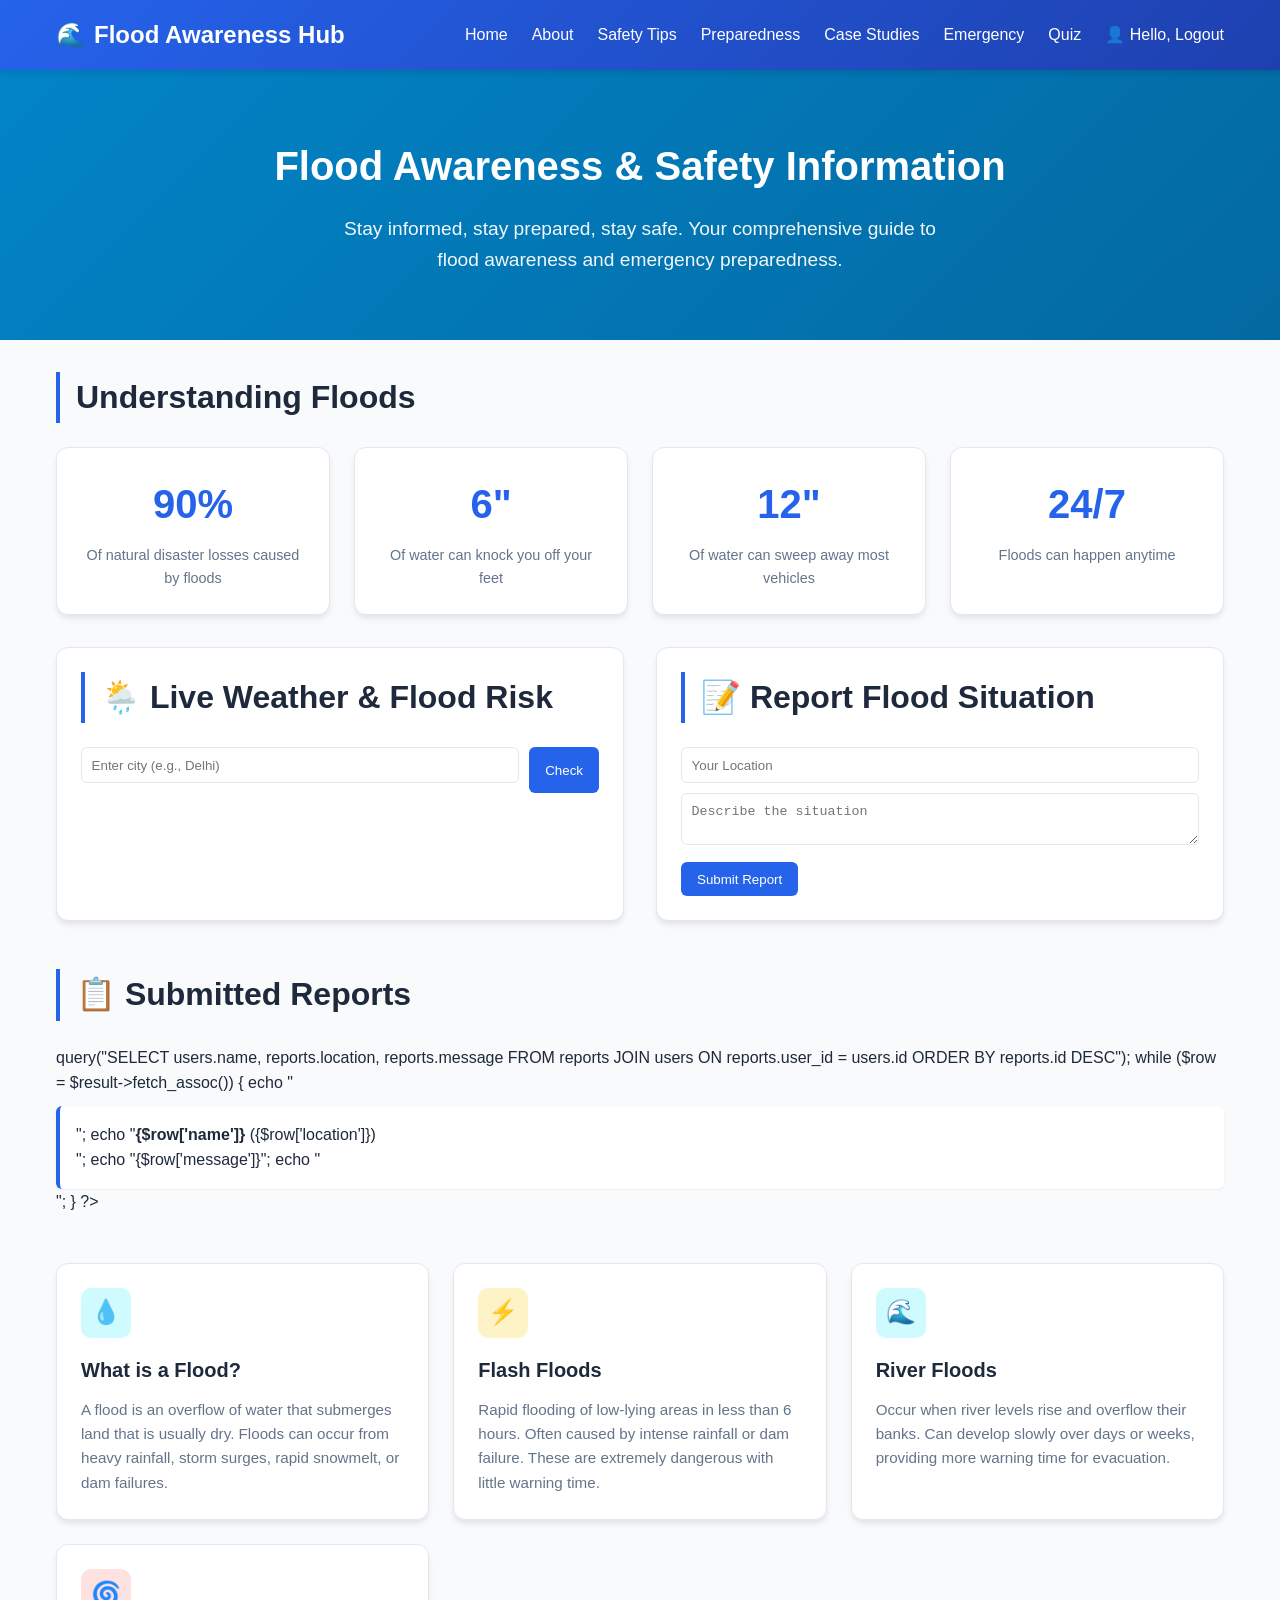
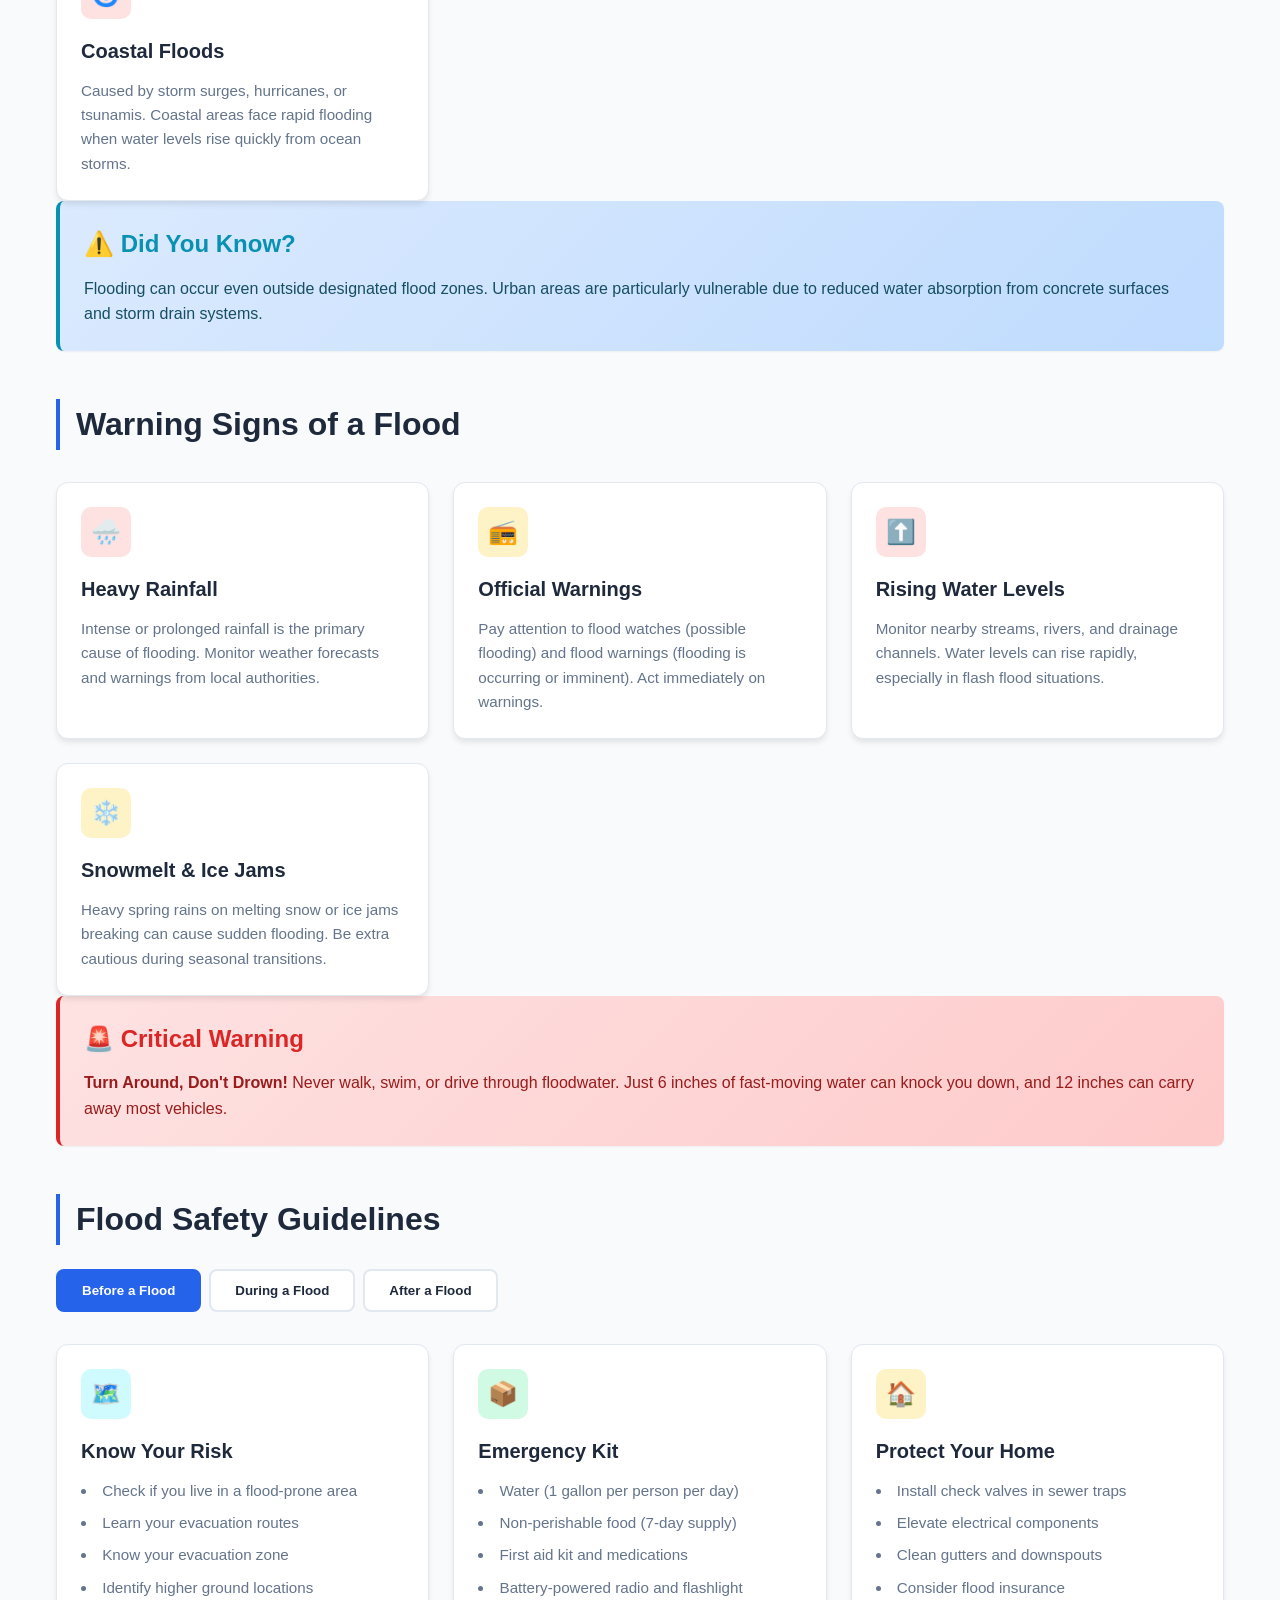
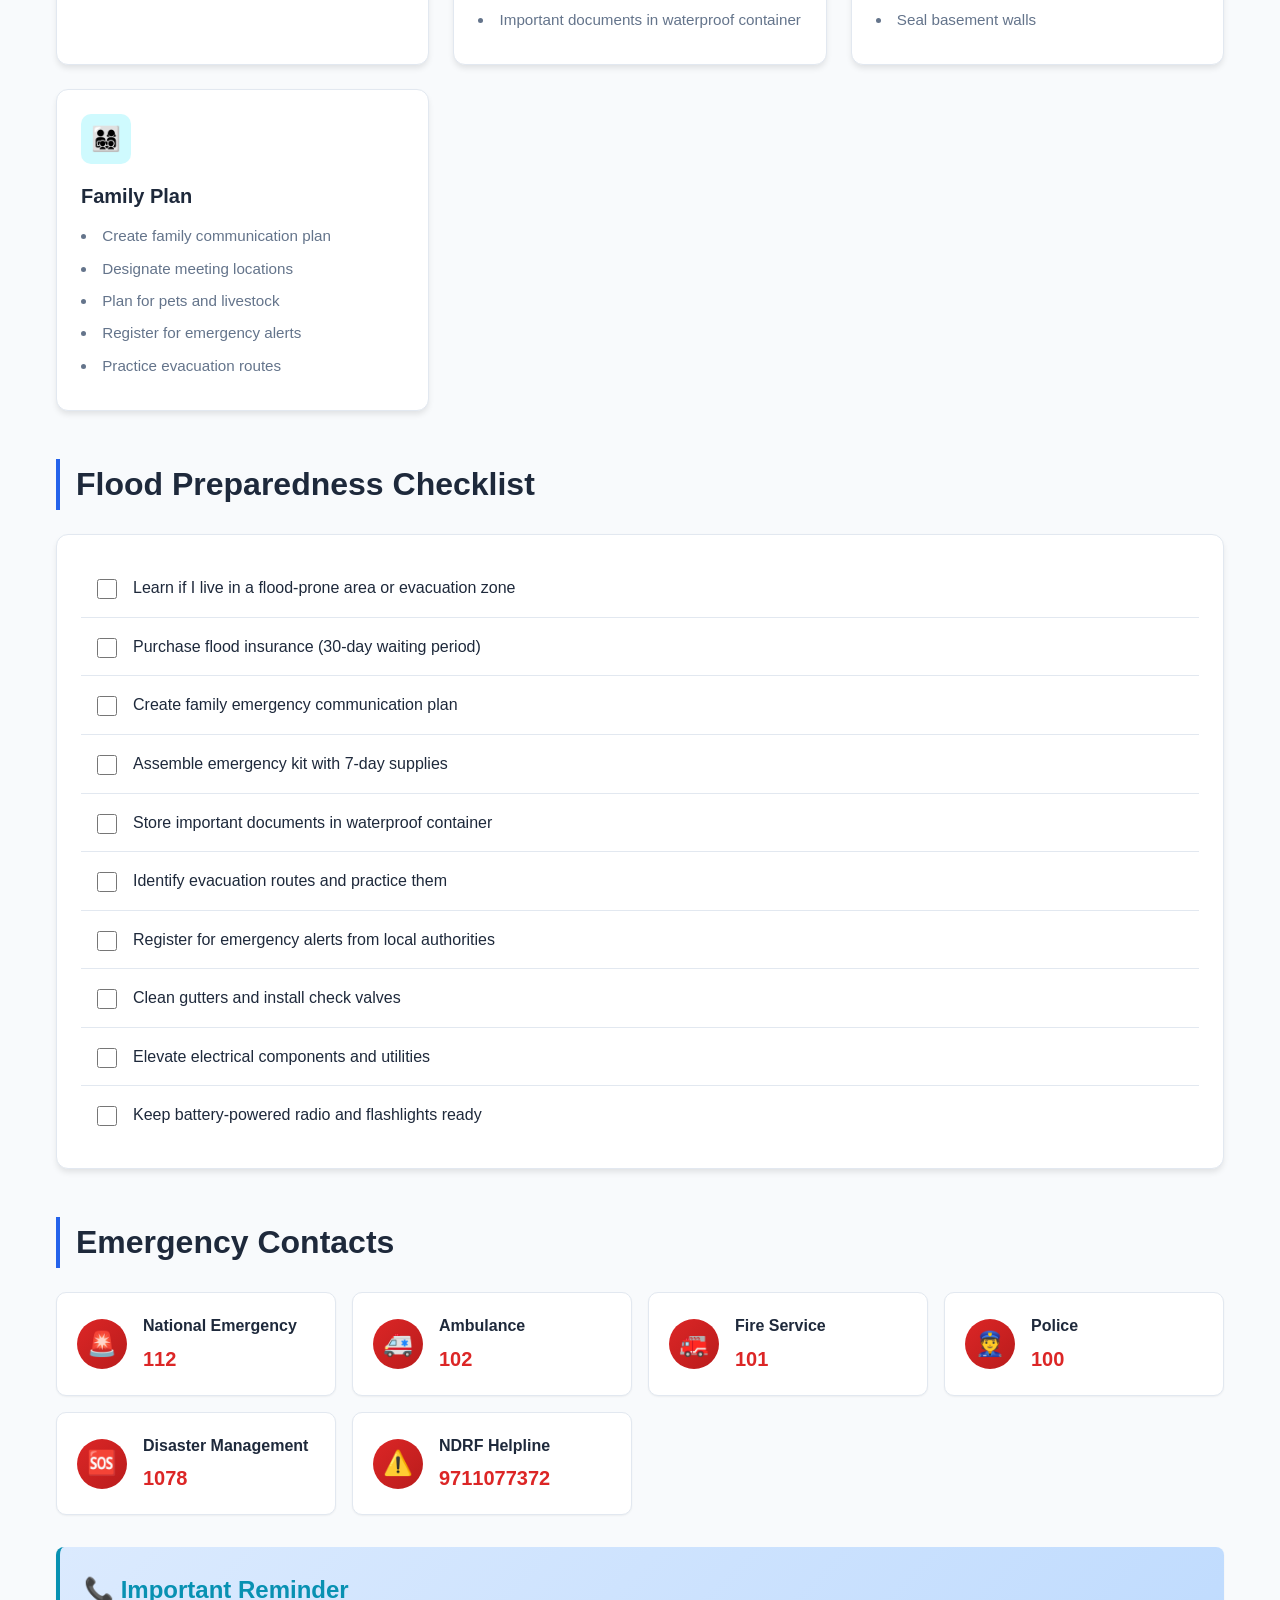
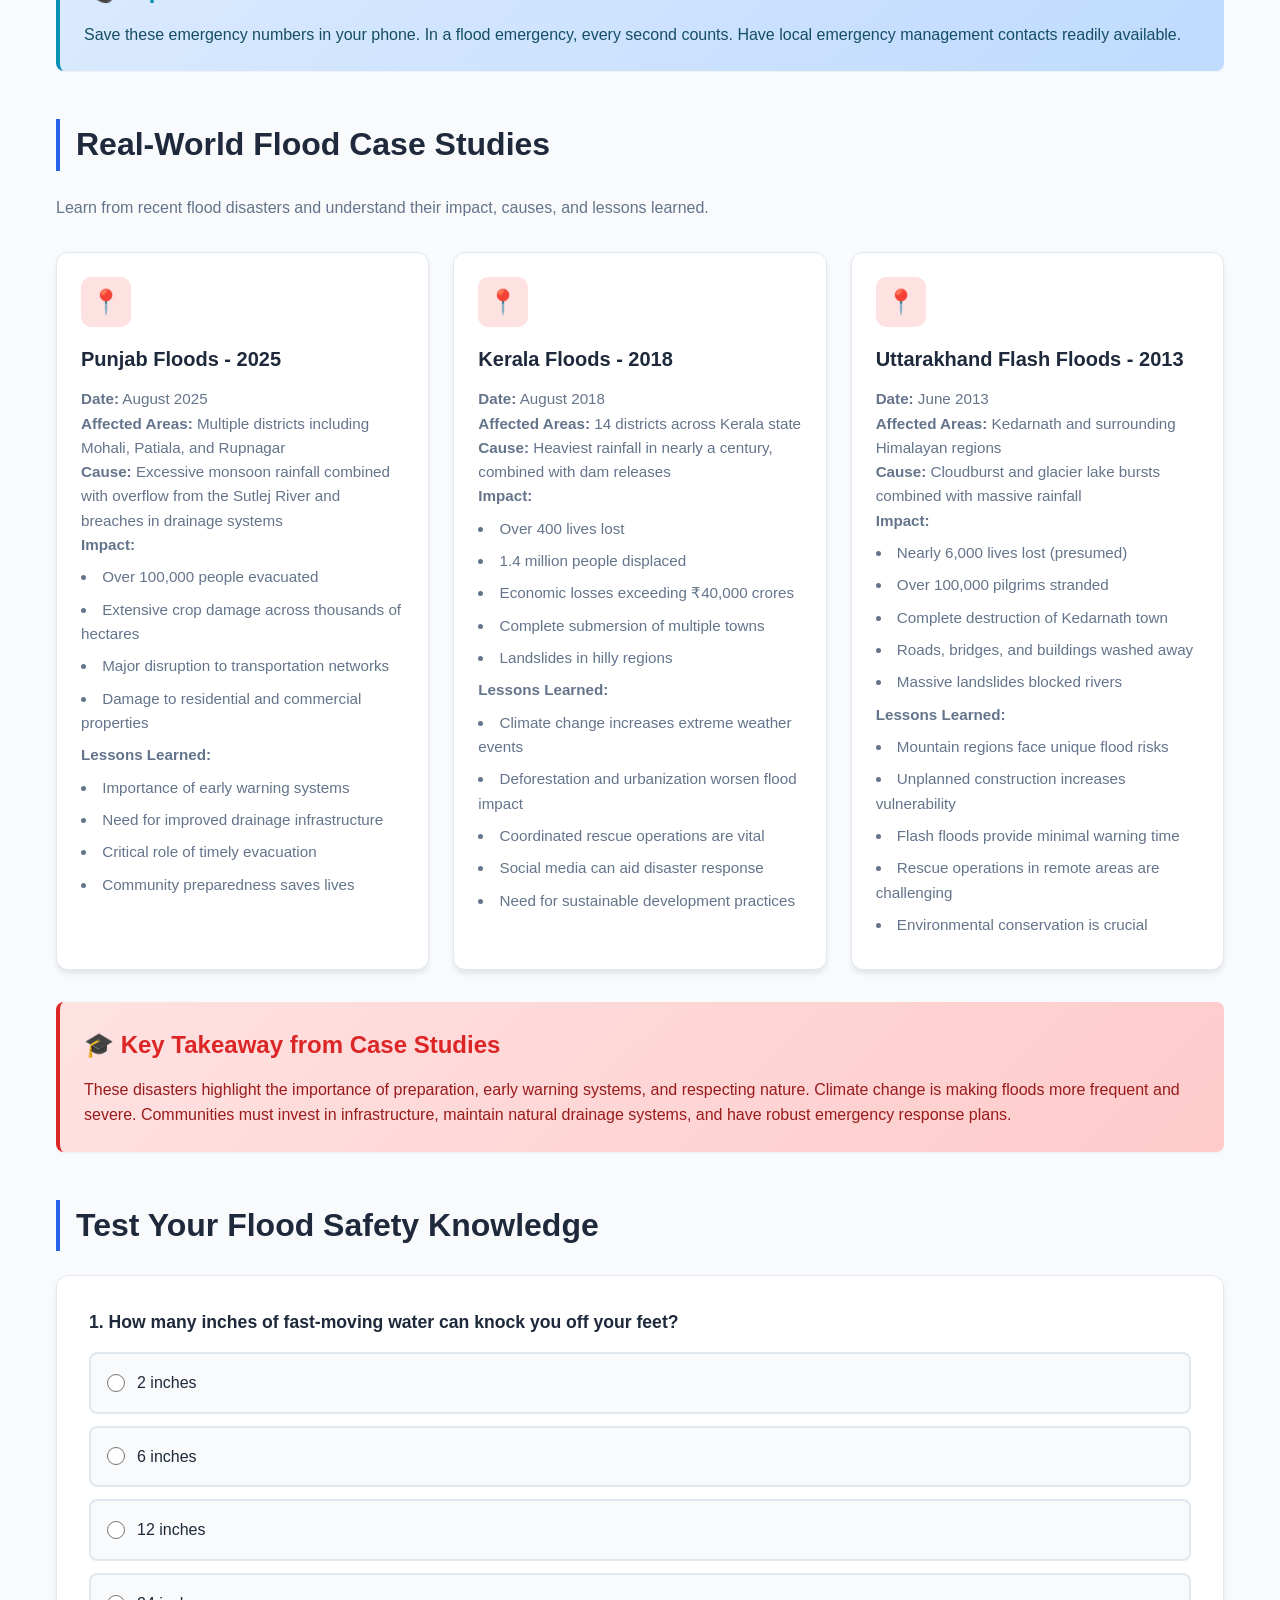
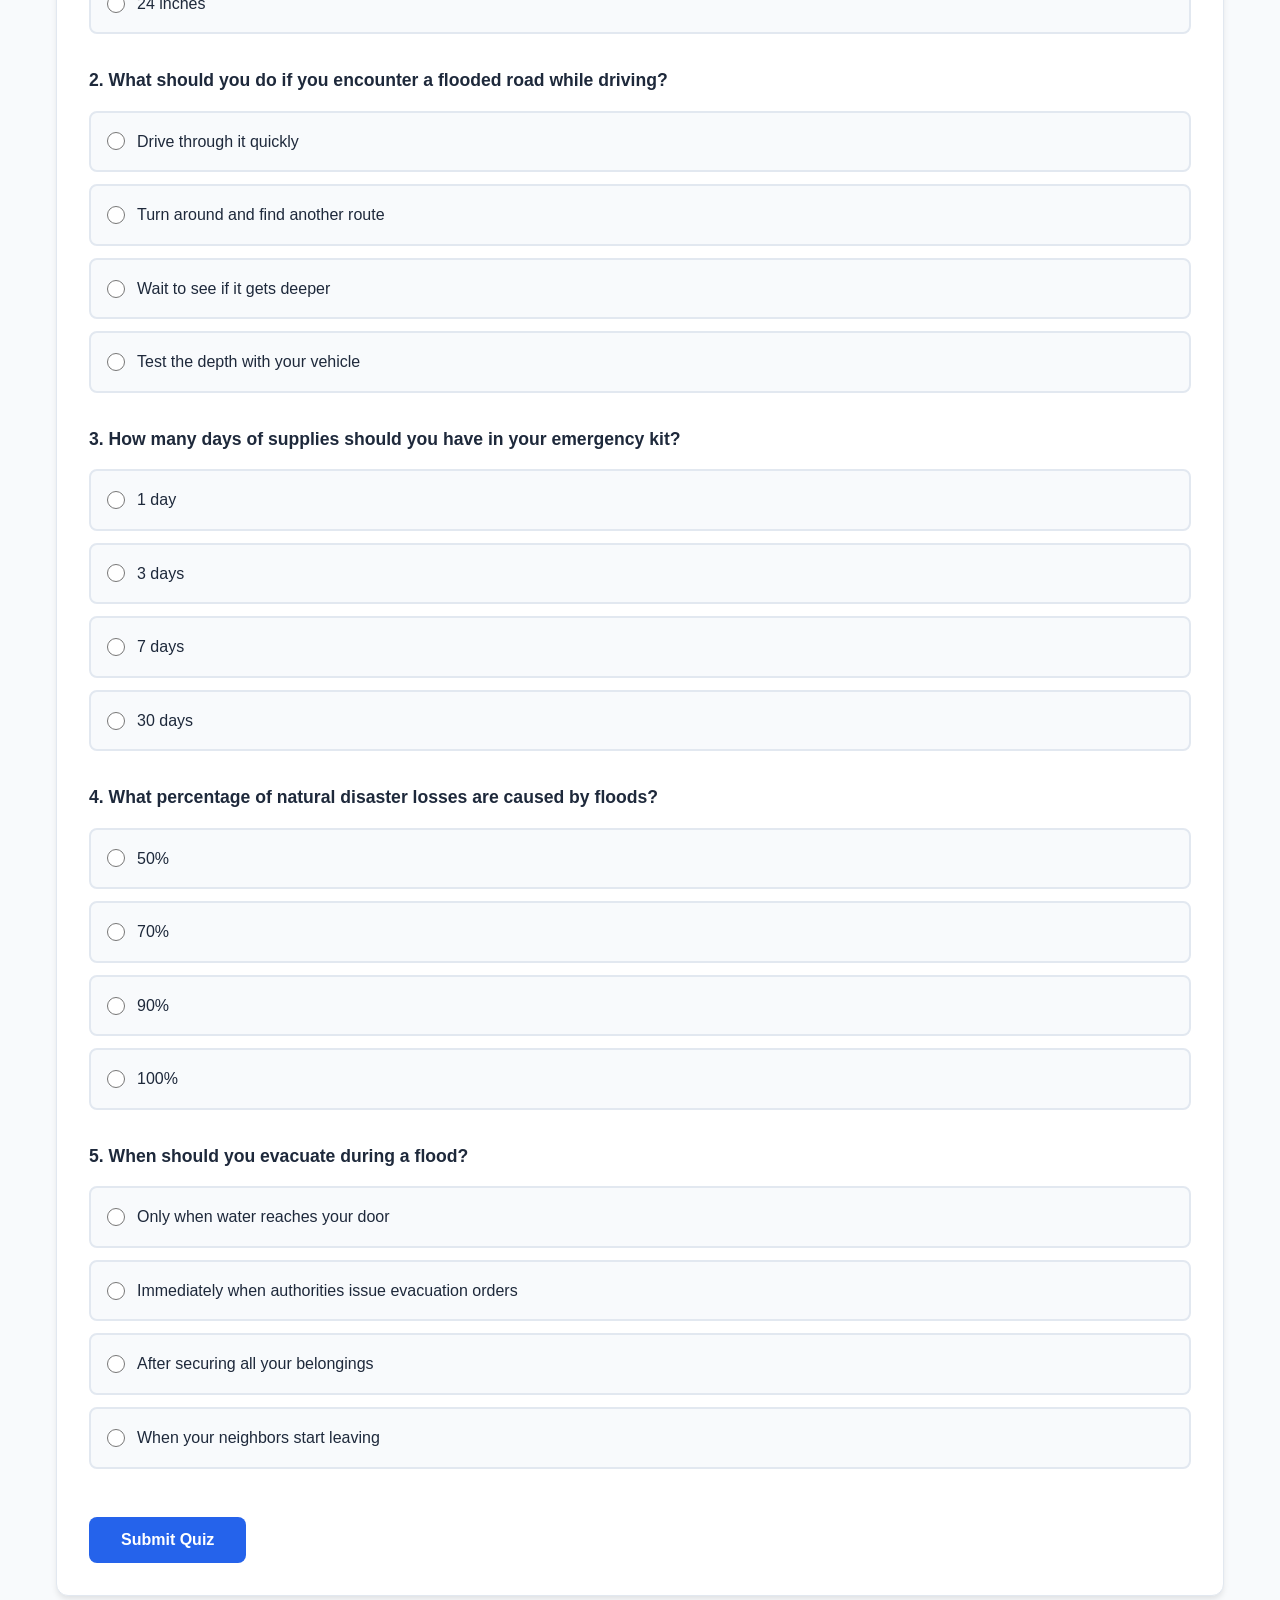
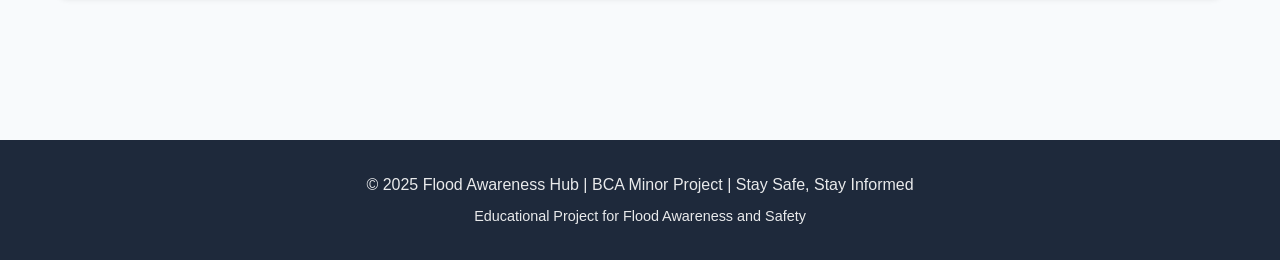
<file: index.html>
<!DOCTYPE html>
<html lang="en">
<head>
    <meta charset="UTF-8">
    <meta name="viewport" content="width=device-width, initial-scale=1.0">
    <title>Flood Awareness & Information Hub</title>
    <link rel="stylesheet" href="style.css">
    
</head>
<body>
    <header>
        <nav>
            <div class="logo">
                <span>🌊</span>
                <span>Flood Awareness Hub</span>
            </div>
            <ul class="nav-links">
                <li><a href="#home">Home</a></li>
                <li><a href="#about">About</a></li>
                <li><a href="#safety">Safety Tips</a></li>
                <li><a href="#preparedness">Preparedness</a></li>
                <li><a href="#case-studies">Case Studies</a></li>
                <li><a href="#emergency">Emergency</a></li>
                <li><a href="#quiz">Quiz</a></li>
                <li id="user-info"></li>
            </ul>
        </nav>
    </header>

    <div class="hero" id="home">
        <h1>Flood Awareness &amp; Safety Information</h1>
        <p>Stay informed, stay prepared, stay safe. Your comprehensive guide to flood awareness and emergency preparedness.</p>
    </div>

    <div class="container">
        <!-- About Floods Section -->
        <section id="about">
            <h2>Understanding Floods</h2>
            
            <div class="stats-grid">
                <div class="stat-card">
                    <div class="stat-number">90%</div>
                    <div class="stat-label">Of natural disaster losses caused by floods</div>
                </div>
                <div class="stat-card">
                    <div class="stat-number">6"</div>
                    <div class="stat-label">Of water can knock you off your feet</div>
                </div>
                <div class="stat-card">
                    <div class="stat-number">12"</div>
                    <div class="stat-label">Of water can sweep away most vehicles</div>
                </div>
                <div class="stat-card">
                    <div class="stat-number">24/7</div>
                    <div class="stat-label">Floods can happen anytime</div>
                </div>
            </div>


    <section id="weather-report">
    <!-- WEATHER -->
    <div class="feature-card">
        <h2>🌦️ Live Weather & Flood Risk</h2>

        <div class="input-group">
            <input type="text" id="city" placeholder="Enter city (e.g., Delhi)">
            <button onclick="getWeather()">Check</button>
        </div>

        <div id="weather-result"></div>
    </div>

    <!-- REPORT -->
    <div class="feature-card">
        <h2>📝 Report Flood Situation</h2>

        <!-- <input type="text" id="name" placeholder="Your Name"> -->
        <input type="text" id="location" placeholder="Your Location">
        <textarea id="message" placeholder="Describe the situation"></textarea>

        <button onclick="submitReport()">Submit Report</button>
    </div>

</section>

<!-- REPORTS -->
<section>
    <h2>📋 Submitted Reports</h2>
    <div id="reports"></div>
</section>

            <div class="cards-grid">
                <div class="card">
                    <div class="card-icon info">💧</div>
                    <h3>What is a Flood?</h3>
                    <p>A flood is an overflow of water that submerges land that is usually dry. Floods can occur from heavy rainfall, storm surges, rapid snowmelt, or dam failures.</p>
                </div>
                <div class="card">
                    <div class="card-icon warning">⚡</div>
                    <h3>Flash Floods</h3>
                    <p>Rapid flooding of low-lying areas in less than 6 hours. Often caused by intense rainfall or dam failure. These are extremely dangerous with little warning time.</p>
                </div>
                <div class="card">
                    <div class="card-icon info">🌊</div>
                    <h3>River Floods</h3>
                    <p>Occur when river levels rise and overflow their banks. Can develop slowly over days or weeks, providing more warning time for evacuation.</p>
                </div>
                <div class="card">
                    <div class="card-icon danger">🌀</div>
                    <h3>Coastal Floods</h3>
                    <p>Caused by storm surges, hurricanes, or tsunamis. Coastal areas face rapid flooding when water levels rise quickly from ocean storms.</p>
                </div>
            </div>

            <div class="info-box">
                <h3>⚠️ Did You Know?</h3>
                <p>Flooding can occur even outside designated flood zones. Urban areas are particularly vulnerable due to reduced water absorption from concrete surfaces and storm drain systems.</p>
            </div>
        </section>

        <!-- Warning Signs Section -->
        <section>
            <h2>Warning Signs of a Flood</h2>
            <div class="cards-grid">
                <div class="card">
                    <div class="card-icon danger">🌧️</div>
                    <h3>Heavy Rainfall</h3>
                    <p>Intense or prolonged rainfall is the primary cause of flooding. Monitor weather forecasts and warnings from local authorities.</p>
                </div>
                <div class="card">
                    <div class="card-icon warning">📻</div>
                    <h3>Official Warnings</h3>
                    <p>Pay attention to flood watches (possible flooding) and flood warnings (flooding is occurring or imminent). Act immediately on warnings.</p>
                </div>
                <div class="card">
                    <div class="card-icon danger">⬆️</div>
                    <h3>Rising Water Levels</h3>
                    <p>Monitor nearby streams, rivers, and drainage channels. Water levels can rise rapidly, especially in flash flood situations.</p>
                </div>
                <div class="card">
                    <div class="card-icon warning">❄️</div>
                    <h3>Snowmelt &amp; Ice Jams</h3>
                    <p>Heavy spring rains on melting snow or ice jams breaking can cause sudden flooding. Be extra cautious during seasonal transitions.</p>
                </div>
            </div>

            <div class="alert-box">
                <h3>🚨 Critical Warning</h3>
                <p><strong>Turn Around, Don't Drown!</strong> Never walk, swim, or drive through floodwater. Just 6 inches of fast-moving water can knock you down, and 12 inches can carry away most vehicles.</p>
            </div>
        </section>

        <!-- Safety Tips Section -->
        <section id="safety">
            <h2>Flood Safety Guidelines</h2>
            
            <div class="tabs">
                <button class="tab-btn active" onclick="showTab('before')">Before a Flood</button>
                <button class="tab-btn" onclick="showTab('during')">During a Flood</button>
                <button class="tab-btn" onclick="showTab('after')">After a Flood</button>
            </div>

            <div id="before-tab" class="tab-content active">
                <div class="cards-grid">
                    <div class="card">
                        <div class="card-icon info">🗺️</div>
                        <h3>Know Your Risk</h3>
                        <ul>
                            <li>Check if you live in a flood-prone area</li>
                            <li>Learn your evacuation routes</li>
                            <li>Know your evacuation zone</li>
                            <li>Identify higher ground locations</li>
                        </ul>
                    </div>
                    <div class="card">
                        <div class="card-icon success">📦</div>
                        <h3>Emergency Kit</h3>
                        <ul>
                            <li>Water (1 gallon per person per day)</li>
                            <li>Non-perishable food (7-day supply)</li>
                            <li>First aid kit and medications</li>
                            <li>Battery-powered radio and flashlight</li>
                            <li>Important documents in waterproof container</li>
                        </ul>
                    </div>
                    <div class="card">
                        <div class="card-icon warning">🏠</div>
                        <h3>Protect Your Home</h3>
                        <ul>
                            <li>Install check valves in sewer traps</li>
                            <li>Elevate electrical components</li>
                            <li>Clean gutters and downspouts</li>
                            <li>Consider flood insurance</li>
                            <li>Seal basement walls</li>
                        </ul>
                    </div>
                    <div class="card">
                        <div class="card-icon info">👨‍👩‍👧‍👦</div>
                        <h3>Family Plan</h3>
                        <ul>
                            <li>Create family communication plan</li>
                            <li>Designate meeting locations</li>
                            <li>Plan for pets and livestock</li>
                            <li>Register for emergency alerts</li>
                            <li>Practice evacuation routes</li>
                        </ul>
                    </div>
                </div>
            </div>

            <div id="during-tab" class="tab-content">
                <div class="cards-grid">
                    <div class="card">
                        <div class="card-icon danger">🏃</div>
                        <h3>Evacuate Immediately</h3>
                        <ul>
                            <li>Follow evacuation orders without delay</li>
                            <li>Move to higher ground immediately</li>
                            <li>Don't wait for official instructions if in immediate danger</li>
                            <li>Take your emergency kit</li>
                        </ul>
                    </div>
                    <div class="card">
                        <div class="card-icon danger">🚗</div>
                        <h3>Never Drive Through Water</h3>
                        <ul>
                            <li>Turn around if you encounter flooded roads</li>
                            <li>Don't drive around road barriers</li>
                            <li>If trapped in vehicle, move to roof</li>
                            <li>Abandon car if water is rising inside</li>
                        </ul>
                    </div>
                    <div class="card">
                        <div class="card-icon warning">⚡</div>
                        <h3>Electrical Safety</h3>
                        <ul>
                            <li>Turn off electricity at main breaker</li>
                            <li>Never touch electrical equipment when wet</li>
                            <li>Assume downed power lines are live</li>
                            <li>Stay away from water near electrical sources</li>
                        </ul>
                    </div>
                    <div class="card">
                        <div class="card-icon info">🏠</div>
                        <h3>If Trapped at Home</h3>
                        <ul>
                            <li>Move to highest level (not attic without exit)</li>
                            <li>Signal for help if needed</li>
                            <li>Stay informed via battery radio</li>
                            <li>Don't walk through moving water</li>
                        </ul>
                    </div>
                </div>
            </div>

            <div id="after-tab" class="tab-content">
                <div class="cards-grid">
                    <div class="card">
                        <div class="card-icon warning">⏰</div>
                        <h3>Wait for All-Clear</h3>
                        <ul>
                            <li>Only return when authorities say it's safe</li>
                            <li>Stay out of damaged buildings</li>
                            <li>Avoid floodwater and standing water</li>
                            <li>Watch for debris and hazards</li>
                        </ul>
                    </div>
                    <div class="card">
                        <div class="card-icon danger">🦠</div>
                        <h3>Health Hazards</h3>
                        <ul>
                            <li>Floodwater may be contaminated</li>
                            <li>Wash hands frequently</li>
                            <li>Disinfect everything that got wet</li>
                            <li>Watch for mold growth</li>
                            <li>Seek medical attention for any wounds</li>
                        </ul>
                    </div>
                    <div class="card">
                        <div class="card-icon info">📸</div>
                        <h3>Document Damage</h3>
                        <ul>
                            <li>Take photos/videos of all damage</li>
                            <li>Contact insurance company</li>
                            <li>Make list of damaged items</li>
                            <li>Keep receipts for expenses</li>
                        </ul>
                    </div>
                    <div class="card">
                        <div class="card-icon success">🔧</div>
                        <h3>Cleanup Safety</h3>
                        <ul>
                            <li>Wear protective clothing and gear</li>
                            <li>Pump out water gradually (3ft per day)</li>
                            <li>Air out and dry property</li>
                            <li>Discard contaminated food</li>
                            <li>Listen to water safety advisories</li>
                        </ul>
                    </div>
                </div>
            </div>
        </section>

        <!-- Preparedness Checklist -->
        <section id="preparedness">
            <h2>Flood Preparedness Checklist</h2>
            <div class="checklist">
                <div class="checklist-item">
                    <input type="checkbox" id="check1" onchange="toggleComplete(this)">
                    <label for="check1">Learn if I live in a flood-prone area or evacuation zone</label>
                </div>
                <div class="checklist-item">
                    <input type="checkbox" id="check2" onchange="toggleComplete(this)">
                    <label for="check2">Purchase flood insurance (30-day waiting period)</label>
                </div>
                <div class="checklist-item">
                    <input type="checkbox" id="check3" onchange="toggleComplete(this)">
                    <label for="check3">Create family emergency communication plan</label>
                </div>
                <div class="checklist-item">
                    <input type="checkbox" id="check4" onchange="toggleComplete(this)">
                    <label for="check4">Assemble emergency kit with 7-day supplies</label>
                </div>
                <div class="checklist-item">
                    <input type="checkbox" id="check5" onchange="toggleComplete(this)">
                    <label for="check5">Store important documents in waterproof container</label>
                </div>
                <div class="checklist-item">
                    <input type="checkbox" id="check6" onchange="toggleComplete(this)">
                    <label for="check6">Identify evacuation routes and practice them</label>
                </div>
                <div class="checklist-item">
                    <input type="checkbox" id="check7" onchange="toggleComplete(this)">
                    <label for="check7">Register for emergency alerts from local authorities</label>
                </div>
                <div class="checklist-item">
                    <input type="checkbox" id="check8" onchange="toggleComplete(this)">
                    <label for="check8">Clean gutters and install check valves</label>
                </div>
                <div class="checklist-item">
                    <input type="checkbox" id="check9" onchange="toggleComplete(this)">
                    <label for="check9">Elevate electrical components and utilities</label>
                </div>
                <div class="checklist-item">
                    <input type="checkbox" id="check10" onchange="toggleComplete(this)">
                    <label for="check10">Keep battery-powered radio and flashlights ready</label>
                </div>
            </div>
        </section>

        <!-- Emergency Contacts -->
        <section id="emergency">
            <h2>Emergency Contacts</h2>
            <div class="contacts-grid">
                <div class="contact-card">
                    <div class="contact-icon">🚨</div>
                    <div class="contact-info">
                        <h4>National Emergency</h4>
                        <p>112</p>
                    </div>
                </div>
                <div class="contact-card">
                    <div class="contact-icon">🚑</div>
                    <div class="contact-info">
                        <h4>Ambulance</h4>
                        <p>102</p>
                    </div>
                </div>
                <div class="contact-card">
                    <div class="contact-icon">🚒</div>
                    <div class="contact-info">
                        <h4>Fire Service</h4>
                        <p>101</p>
                    </div>
                </div>
                <div class="contact-card">
                    <div class="contact-icon">👮</div>
                    <div class="contact-info">
                        <h4>Police</h4>
                        <p>100</p>
                    </div>
                </div>
                <div class="contact-card">
                    <div class="contact-icon">🆘</div>
                    <div class="contact-info">
                        <h4>Disaster Management</h4>
                        <p>1078</p>
                    </div>
                </div>
                <div class="contact-card">
                    <div class="contact-icon">⚠️</div>
                    <div class="contact-info">
                        <h4>NDRF Helpline</h4>
                        <p>9711077372</p>
                    </div>
                </div>
            </div>

            <div class="info-box" style="margin-top: 2rem;">
                <h3>📞 Important Reminder</h3>
                <p>Save these emergency numbers in your phone. In a flood emergency, every second counts. Have local emergency management contacts readily available.</p>
            </div>
        </section>

        <!-- Case Studies Section -->
        <section id="case-studies">
            <h2>Real-World Flood Case Studies</h2>
            <p style="color: var(--color-text-light); margin-bottom: 2rem;">Learn from recent flood disasters and understand their impact, causes, and lessons learned.</p>
            
            <div class="cards-grid">
                <div class="card">
                    <div class="card-icon danger">📍</div>
                    <h3>Punjab Floods - 2025</h3>
                    <p><strong>Date:</strong> August 2025</p>
                    <p><strong>Affected Areas:</strong> Multiple districts including Mohali, Patiala, and Rupnagar</p>
                    <p><strong>Cause:</strong> Excessive monsoon rainfall combined with overflow from the Sutlej River and breaches in drainage systems</p>
                    <p><strong>Impact:</strong></p>
                    <ul>
                        <li>Over 100,000 people evacuated</li>
                        <li>Extensive crop damage across thousands of hectares</li>
                        <li>Major disruption to transportation networks</li>
                        <li>Damage to residential and commercial properties</li>
                    </ul>
                    <p><strong>Lessons Learned:</strong></p>
                    <ul>
                        <li>Importance of early warning systems</li>
                        <li>Need for improved drainage infrastructure</li>
                        <li>Critical role of timely evacuation</li>
                        <li>Community preparedness saves lives</li>
                    </ul>
                </div>

                <div class="card">
                    <div class="card-icon danger">📍</div>
                    <h3>Kerala Floods - 2018</h3>
                    <p><strong>Date:</strong> August 2018</p>
                    <p><strong>Affected Areas:</strong> 14 districts across Kerala state</p>
                    <p><strong>Cause:</strong> Heaviest rainfall in nearly a century, combined with dam releases</p>
                    <p><strong>Impact:</strong></p>
                    <ul>
                        <li>Over 400 lives lost</li>
                        <li>1.4 million people displaced</li>
                        <li>Economic losses exceeding ₹40,000 crores</li>
                        <li>Complete submersion of multiple towns</li>
                        <li>Landslides in hilly regions</li>
                    </ul>
                    <p><strong>Lessons Learned:</strong></p>
                    <ul>
                        <li>Climate change increases extreme weather events</li>
                        <li>Deforestation and urbanization worsen flood impact</li>
                        <li>Coordinated rescue operations are vital</li>
                        <li>Social media can aid disaster response</li>
                        <li>Need for sustainable development practices</li>
                    </ul>
                </div>

                <div class="card">
                    <div class="card-icon danger">📍</div>
                    <h3>Uttarakhand Flash Floods - 2013</h3>
                    <p><strong>Date:</strong> June 2013</p>
                    <p><strong>Affected Areas:</strong> Kedarnath and surrounding Himalayan regions</p>
                    <p><strong>Cause:</strong> Cloudburst and glacier lake bursts combined with massive rainfall</p>
                    <p><strong>Impact:</strong></p>
                    <ul>
                        <li>Nearly 6,000 lives lost (presumed)</li>
                        <li>Over 100,000 pilgrims stranded</li>
                        <li>Complete destruction of Kedarnath town</li>
                        <li>Roads, bridges, and buildings washed away</li>
                        <li>Massive landslides blocked rivers</li>
                    </ul>
                    <p><strong>Lessons Learned:</strong></p>
                    <ul>
                        <li>Mountain regions face unique flood risks</li>
                        <li>Unplanned construction increases vulnerability</li>
                        <li>Flash floods provide minimal warning time</li>
                        <li>Rescue operations in remote areas are challenging</li>
                        <li>Environmental conservation is crucial</li>
                    </ul>
                </div>
            </div>

            <div class="alert-box" style="margin-top: 2rem;">
                <h3>🎓 Key Takeaway from Case Studies</h3>
                <p>These disasters highlight the importance of preparation, early warning systems, and respecting nature. Climate change is making floods more frequent and severe. Communities must invest in infrastructure, maintain natural drainage systems, and have robust emergency response plans.</p>
            </div>
        </section>

        <!-- Quiz Section -->
        <section id="quiz">
            <h2>Test Your Flood Safety Knowledge</h2>
            <div class="quiz-container">
                <form id="flood-quiz">
                    <div class="question">
                        <h4>1. How many inches of fast-moving water can knock you off your feet?</h4>
                        <div class="options">
                            <label class="option">
                                <input type="radio" name="q1" value="a">
                                <span>2 inches</span>
                            </label>
                            <label class="option">
                                <input type="radio" name="q1" value="b">
                                <span>6 inches</span>
                            </label>
                            <label class="option">
                                <input type="radio" name="q1" value="c">
                                <span>12 inches</span>
                            </label>
                            <label class="option">
                                <input type="radio" name="q1" value="d">
                                <span>24 inches</span>
                            </label>
                        </div>
                    </div>

                    <div class="question">
                        <h4>2. What should you do if you encounter a flooded road while driving?</h4>
                        <div class="options">
                            <label class="option">
                                <input type="radio" name="q2" value="a">
                                <span>Drive through it quickly</span>
                            </label>
                            <label class="option">
                                <input type="radio" name="q2" value="b">
                                <span>Turn around and find another route</span>
                            </label>
                            <label class="option">
                                <input type="radio" name="q2" value="c">
                                <span>Wait to see if it gets deeper</span>
                            </label>
                            <label class="option">
                                <input type="radio" name="q2" value="d">
                                <span>Test the depth with your vehicle</span>
                            </label>
                        </div>
                    </div>

                    <div class="question">
                        <h4>3. How many days of supplies should you have in your emergency kit?</h4>
                        <div class="options">
                            <label class="option">
                                <input type="radio" name="q3" value="a">
                                <span>1 day</span>
                            </label>
                            <label class="option">
                                <input type="radio" name="q3" value="b">
                                <span>3 days</span>
                            </label>
                            <label class="option">
                                <input type="radio" name="q3" value="c">
                                <span>7 days</span>
                            </label>
                            <label class="option">
                                <input type="radio" name="q3" value="d">
                                <span>30 days</span>
                            </label>
                        </div>
                    </div>

                    <div class="question">
                        <h4>4. What percentage of natural disaster losses are caused by floods?</h4>
                        <div class="options">
                            <label class="option">
                                <input type="radio" name="q4" value="a">
                                <span>50%</span>
                            </label>
                            <label class="option">
                                <input type="radio" name="q4" value="b">
                                <span>70%</span>
                            </label>
                            <label class="option">
                                <input type="radio" name="q4" value="c">
                                <span>90%</span>
                            </label>
                            <label class="option">
                                <input type="radio" name="q4" value="d">
                                <span>100%</span>
                            </label>
                        </div>
                    </div>

                    <div class="question">
                        <h4>5. When should you evacuate during a flood?</h4>
                        <div class="options">
                            <label class="option">
                                <input type="radio" name="q5" value="a">
                                <span>Only when water reaches your door</span>
                            </label>
                            <label class="option">
                                <input type="radio" name="q5" value="b">
                                <span>Immediately when authorities issue evacuation orders</span>
                            </label>
                            <label class="option">
                                <input type="radio" name="q5" value="c">
                                <span>After securing all your belongings</span>
                            </label>
                            <label class="option">
                                <input type="radio" name="q5" value="d">
                                <span>When your neighbors start leaving</span>
                            </label>
                        </div>
                    </div>

                    <button type="button" class="quiz-btn" onclick="checkQuiz()">Submit Quiz</button>
                </form>

                <div id="quiz-result" class="quiz-result"></div>
            </div>
        </section>
    </div>

    <footer>
        <p>&copy; 2025 Flood Awareness Hub | BCA Minor Project | Stay Safe, Stay Informed</p>
        <p style="margin-top: 0.5rem; font-size: 0.9rem;">Educational Project for Flood Awareness and Safety</p>
    </footer>

    <script>
        // Tab Switching
        function showTab(tabName) {
            const tabs = document.querySelectorAll('.tab-content');
            const buttons = document.querySelectorAll('.tab-btn');
            
            tabs.forEach(tab => tab.classList.remove('active'));
            buttons.forEach(btn => btn.classList.remove('active'));
            
            document.getElementById(tabName + '-tab').classList.add('active');
            event.target.classList.add('active');
        }

        // Checklist Toggle
        function toggleComplete(checkbox) {
            const item = checkbox.parentElement;
            if (checkbox.checked) {
                item.classList.add('completed');
            } else {
                item.classList.remove('completed');
            }
        }

        // Quiz Functionality
        function checkQuiz() {
            const answers = {
                q1: 'b', // 6 inches
                q2: 'b', // Turn around
                q3: 'c', // 7 days
                q4: 'c', // 90%
                q5: 'b'  // Immediately when ordered
            };

            let score = 0;
            let totalQuestions = Object.keys(answers).length;

            for (let question in answers) {
                const selected = document.querySelector(`input[name="${question}"]:checked`);
                if (selected && selected.value === answers[question]) {
                    score++;
                }
            }

            const resultDiv = document.getElementById('quiz-result');
            const percentage = (score / totalQuestions) * 100;

            if (percentage >= 80) {
                resultDiv.className = 'quiz-result show pass';
                resultDiv.innerHTML = `🎉 Excellent! You scored ${score}/${totalQuestions} (${percentage}%).<br>You have a great understanding of flood safety!`;
            } else if (percentage >= 60) {
                resultDiv.className = 'quiz-result show pass';
                resultDiv.innerHTML = `✅ Good job! You scored ${score}/${totalQuestions} (${percentage}%).<br>Review the safety tips to improve your knowledge.`;
            } else {
                resultDiv.className = 'quiz-result show fail';
                resultDiv.innerHTML = `⚠️ You scored ${score}/${totalQuestions} (${percentage}%).<br>Please review the flood safety information carefully. Your safety depends on it!`;
            }

            resultDiv.scrollIntoView({ behavior: 'smooth', block: 'nearest' });

                fetch("save_quiz.php", {
        method: "POST",
        headers: {
            "Content-Type": "application/x-www-form-urlencoded"
        },
        body: `score=${score}`
    })
    .then(res => res.text())
    .then(data => {
        if (data === "not_logged_in") {
            alert("Please login first!");
            window.location.href = "login.html";
        } else if (data === "saved") {
            console.log("Quiz saved in DB");
        } else {
            console.log("Error saving quiz");
        }
    });

        }

        // Smooth Scrolling for Navigation
        document.querySelectorAll('a[href^="#"]').forEach(anchor => {
            anchor.addEventListener('click', function (e) {
                e.preventDefault();
                const target = document.querySelector(this.getAttribute('href'));
                if (target) {
                    target.scrollIntoView({
                        behavior: 'smooth',
                        block: 'start'
                    });
                }
            });
        });

        
        function getWeather() {
    let city = document.getElementById("city").value;

    let apiKey = "439ae90648a909f253d4f5c959753eb0"; 

    let url = `https://api.openweathermap.org/data/2.5/weather?q=${city}&units=metric&appid=${apiKey}`;

    fetch(url)
    .then(response => response.json())
    .then(data => {
        if (data.cod === 200) {
            let temp = data.main.temp;
            let weather = data.weather[0].main;

            let risk = "";

            // Simple flood risk logic
            if (weather.toLowerCase().includes("rain")) {
                risk = "⚠️ High Flood Risk";
            } else {
                risk = "✅ Low Flood Risk";
            }

            document.getElementById("weather-result").innerHTML =
                `🌡️ Temp: ${temp}°C <br> ☁️ Weather: ${weather} <br> ${risk}`;
        } else {
            document.getElementById("weather-result").innerHTML = "City not found!";
        }
    })
    .catch(() => {
        document.getElementById("weather-result").innerHTML = "Error fetching data!";
    });
}

function submitReport() {
    let location = document.getElementById("location").value;
    let message = document.getElementById("message").value;

    fetch("save_report.php", {
        method: "POST",
        headers: {
            "Content-Type": "application/x-www-form-urlencoded"
        },
        body: `location=${location}&message=${message}`
    })
    .then(res => res.text())
    .then(data => {
        if (data === "not_logged_in") {
            alert("Please login first!");
            window.location.href = "login.html";
        } else {
            alert("Report submitted!");
            location.reload();
        }
    });
}

function displayReports() {
    let reports = JSON.parse(localStorage.getItem("reports")) || [];

    let output = "";

    reports.forEach((r, index) => {
        output += `
            <div class="report-card">
                <strong>${r.name}</strong> (${r.location})<br>
                ${r.message}<br><br>
                <button onclick="deleteReport(${index})">Delete</button>
            </div>
        `;
    });

    document.getElementById("reports").innerHTML = output;
}

function deleteReport(id) {
    fetch("delete_report.php", {
        method: "POST",
        headers: {
            "Content-Type": "application/x-www-form-urlencoded"
        },
        body: `id=${id}`
    })
    .then(res => res.text())
    .then(data => {
        if (data === "deleted") {
            alert("Report deleted");
            location.reload();
        } else {
            alert("Error deleting");
        }
    });
}

// Load reports when page opens
window.onload = displayReports;

function signup() {
    let name = document.getElementById("name").value;
    let email = document.getElementById("email").value;
    let password = document.getElementById("password").value;

    fetch("signup.php", {
        method: "POST",
        headers: {"Content-Type": "application/x-www-form-urlencoded"},
        body: `name=${name}&email=${email}&password=${password}`
    })
    .then(res => res.text())
    .then(data => alert(data));
}

function login() {
    let email = document.getElementById("email").value;
    let password = document.getElementById("password").value;

    fetch("login.php", {
        method: "POST",
        headers: {"Content-Type": "application/x-www-form-urlencoded"},
        body: `email=${email}&password=${password}`
    })
    .then(res => res.text())
    .then(data => alert(data));
}


fetch("check_login.php")
.then(res => res.text())
.then(data => {
    data = data.trim();

    if (data === "not_logged_in") {
        document.getElementById("user-info").innerHTML =
            '<a href="login.html">Login / Signup</a>';
    } else {
        let firstName = data.split(" ")[0];

        document.getElementById("user-info").innerHTML =
            `👤 Hello, ${firstName} | <a href="#" onclick="logout()">Logout</a>`;
    }
});

function logout() {
    fetch("logout.php")
    .then(res => res.text())
    .then(() => {
        window.location.reload(); // refresh page
    });
}

fetch("get_reports.php")
.then(res => res.text())
.then(data => {
    document.getElementById("reports").innerHTML = data;
});

    </script>

</body>
</html>
</file>
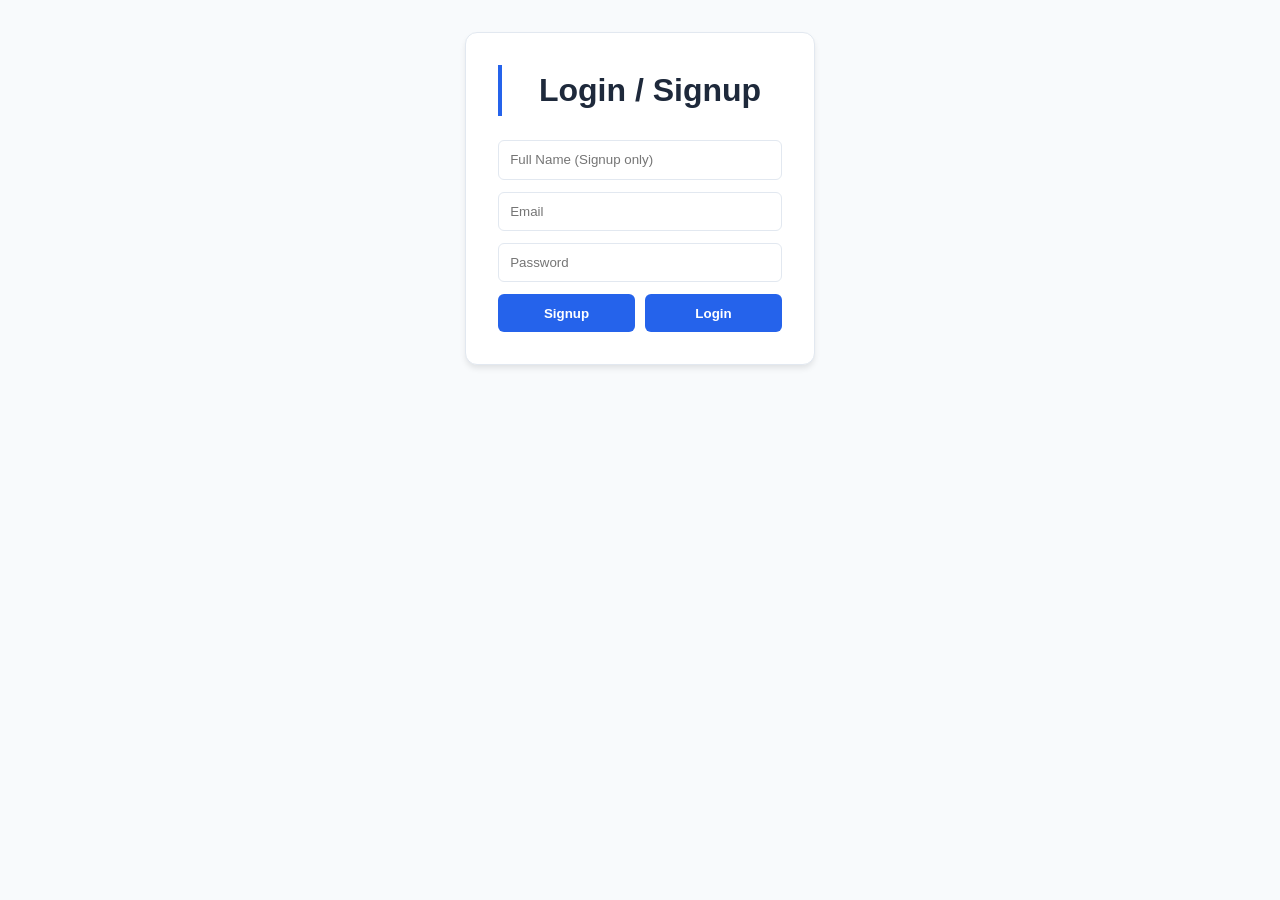
<file: login.html>
<!DOCTYPE html>
<html>
<head>
    <title>Login</title>
    <link rel="stylesheet" href="style.css">
</head>
<body>

<section id="auth-section">
    <div class="auth-card">
        <h2> Login / Signup</h2>

        <input type="text" id="name" placeholder="Full Name (Signup only)">
        <input type="email" id="email" placeholder="Email">
        <input type="password" id="password" placeholder="Password">

        <div class="auth-buttons">
            <button onclick="signup()">Signup</button>
            <button onclick="login()" class="login-btn">Login</button>
        </div>
    </div>
</section>

<script>
function signup() {
    let name = document.getElementById("name").value;
    let email = document.getElementById("email").value;
    let password = document.getElementById("password").value;

    fetch("signup.php", {
        method: "POST",
        headers: {"Content-Type": "application/x-www-form-urlencoded"},
        body: `name=${name}&email=${email}&password=${password}`
    })
    .then(res => res.text())
    .then(data => {
        alert(data);
        window.location.href = "index.html"; // redirect back
    });
}

function login() {
    let email = document.getElementById("email").value;
    let password = document.getElementById("password").value;

    fetch("login.php", {
        method: "POST",
        headers: {"Content-Type": "application/x-www-form-urlencoded"},
        body: `email=${email}&password=${password}`
    })
    .then(res => res.text())
    .then(data => {
        alert(data);
        if (data.includes("successful")) {
            window.location.href = "index.html"; // go back after login
        }
    });
}
</script>

</body>
</html>
</file>
<file: style.css>
:root {
            --color-primary: #2563eb;
            --color-primary-dark: #1e40af;
            --color-danger: #dc2626;
            --color-warning: #f59e0b;
            --color-success: #10b981;
            --color-info: #0891b2;
            --color-bg: #f8fafc;
            --color-surface: #ffffff;
            --color-text: #1e293b;
            --color-text-light: #64748b;
            --color-border: #e2e8f0;
            --shadow-sm: 0 1px 2px 0 rgb(0 0 0 / 0.05);
            --shadow-md: 0 4px 6px -1px rgb(0 0 0 / 0.1);
            --shadow-lg: 0 10px 15px -3px rgb(0 0 0 / 0.1);
        }

        * {
            margin: 0;
            padding: 0;
            box-sizing: border-box;
        }

        body {
            font-family: -apple-system, BlinkMacSystemFont, 'Segoe UI', Roboto, 'Helvetica Neue', Arial, sans-serif;
            background-color: var(--color-bg);
            color: var(--color-text);
            line-height: 1.6;
        }

        /* Header */
        header {
            background: linear-gradient(135deg, var(--color-primary) 0%, var(--color-primary-dark) 100%);
            color: white;
            padding: 1rem 0;
            box-shadow: var(--shadow-md);
            position: sticky;
            top: 0;
            z-index: 100;
        }

        nav {
            max-width: 1200px;
            margin: 0 auto;
            padding: 0 1rem;
            display: flex;
            justify-content: space-between;
            align-items: center;
            flex-wrap: wrap;
        }

        .logo {
            font-size: 1.5rem;
            font-weight: 700;
            display: flex;
            align-items: center;
            gap: 0.5rem;
        }

        .nav-links {
            display: flex;
            gap: 1.5rem;
            list-style: none;
            flex-wrap: wrap;
        }

        .nav-links a {
            color: white;
            text-decoration: none;
            font-weight: 500;
            transition: opacity 0.2s;
            padding: 0.5rem 0;
        }

        .nav-links a:hover {
            opacity: 0.8;
        }

        /* Hero Section */
        .hero {
            background: linear-gradient(135deg, #0284c7 0%, #0369a1 100%);
            color: white;
            padding: 4rem 1rem;
            text-align: center;
        }

        .hero h1 {
            font-size: 2.5rem;
            margin-bottom: 1rem;
            font-weight: 700;
        }

        .hero p {
            font-size: 1.2rem;
            opacity: 0.95;
            max-width: 600px;
            margin: 0 auto;
        }

        /* Container */
        .container {
            max-width: 1200px;
            margin: 0 auto;
            padding: 2rem 1rem;
        }

        /* Section */
        section {
            margin-bottom: 3rem;
        }

        h2 {
            font-size: 2rem;
            margin-bottom: 1.5rem;
            color: var(--color-text);
            border-left: 4px solid var(--color-primary);
            padding-left: 1rem;
        }

        h3 {
            font-size: 1.5rem;
            margin-bottom: 1rem;
            color: var(--color-text);
        }

        /* Cards Grid */
        .cards-grid {
            display: grid;
            grid-template-columns: repeat(auto-fit, minmax(280px, 1fr));
            gap: 1.5rem;
            margin-top: 2rem;
        }

        .card {
            background: var(--color-surface);
            border-radius: 12px;
            padding: 1.5rem;
            box-shadow: var(--shadow-md);
            transition: transform 0.2s, box-shadow 0.2s;
            border: 1px solid var(--color-border);
        }

        .card:hover {
            transform: translateY(-4px);
            box-shadow: var(--shadow-lg);
        }

        .card-icon {
            width: 50px;
            height: 50px;
            border-radius: 10px;
            display: flex;
            align-items: center;
            justify-content: center;
            font-size: 1.5rem;
            margin-bottom: 1rem;
        }

        .card-icon.danger {
            background: #fee2e2;
            color: var(--color-danger);
        }

        .card-icon.warning {
            background: #fef3c7;
            color: var(--color-warning);
        }

        .card-icon.success {
            background: #d1fae5;
            color: var(--color-success);
        }

        .card-icon.info {
            background: #cffafe;
            color: var(--color-info);
        }

        .card h3 {
            font-size: 1.25rem;
            margin-bottom: 0.75rem;
        }

        .card p, .card ul {
            color: var(--color-text-light);
            font-size: 0.95rem;
        }

        .card ul {
            list-style-position: inside;
            margin-top: 0.5rem;
        }

        .card li {
            margin-bottom: 0.5rem;
        }

        /* Alert Box */
        .alert-box {
            background: linear-gradient(135deg, #fee2e2 0%, #fecaca 100%);
            border-left: 4px solid var(--color-danger);
            padding: 1.5rem;
            border-radius: 8px;
            margin-bottom: 2rem;
            box-shadow: var(--shadow-sm);
        }

        .alert-box h3 {
            color: var(--color-danger);
            margin-bottom: 0.75rem;
            display: flex;
            align-items: center;
            gap: 0.5rem;
        }

        .alert-box p {
            color: #991b1b;
            font-weight: 500;
        }

        /* Info Box */
        .info-box {
            background: linear-gradient(135deg, #dbeafe 0%, #bfdbfe 100%);
            border-left: 4px solid var(--color-info);
            padding: 1.5rem;
            border-radius: 8px;
            margin-bottom: 2rem;
            box-shadow: var(--shadow-sm);
        }

        .info-box h3 {
            color: var(--color-info);
            margin-bottom: 0.75rem;
        }

        .info-box p {
            color: #164e63;
        }

        /* Checklist */
        .checklist {
            background: var(--color-surface);
            padding: 1.5rem;
            border-radius: 12px;
            box-shadow: var(--shadow-md);
            border: 1px solid var(--color-border);
        }

        .checklist-item {
            padding: 1rem;
            border-bottom: 1px solid var(--color-border);
            display: flex;
            align-items: flex-start;
            gap: 1rem;
        }

        .checklist-item:last-child {
            border-bottom: none;
        }

        .checklist-item input[type="checkbox"] {
            margin-top: 0.25rem;
            width: 20px;
            height: 20px;
            cursor: pointer;
            accent-color: var(--color-primary);
        }

        .checklist-item label {
            flex: 1;
            cursor: pointer;
            font-weight: 500;
        }

        .checklist-item.completed label {
            text-decoration: line-through;
            opacity: 0.6;
        }

        /* Statistics */
        .stats-grid {
            display: grid;
            grid-template-columns: repeat(auto-fit, minmax(200px, 1fr));
            gap: 1.5rem;
            margin-bottom: 2rem;
        }

        .stat-card {
            background: var(--color-surface);
            padding: 1.5rem;
            border-radius: 12px;
            text-align: center;
            box-shadow: var(--shadow-md);
            border: 1px solid var(--color-border);
        }

        .stat-number {
            font-size: 2.5rem;
            font-weight: 700;
            color: var(--color-primary);
            margin-bottom: 0.5rem;
        }

        .stat-label {
            color: var(--color-text-light);
            font-size: 0.9rem;
        }

        /* Emergency Contacts */
        .contacts-grid {
            display: grid;
            grid-template-columns: repeat(auto-fit, minmax(250px, 1fr));
            gap: 1rem;
        }

        .contact-card {
            background: var(--color-surface);
            padding: 1.25rem;
            border-radius: 10px;
            box-shadow: var(--shadow-sm);
            border: 1px solid var(--color-border);
            display: flex;
            align-items: center;
            gap: 1rem;
        }

        .contact-icon {
            width: 50px;
            height: 50px;
            background: linear-gradient(135deg, var(--color-danger) 0%, #b91c1c 100%);
            border-radius: 50%;
            display: flex;
            align-items: center;
            justify-content: center;
            color: white;
            font-size: 1.5rem;
            flex-shrink: 0;
        }

        .contact-info h4 {
            font-size: 1rem;
            margin-bottom: 0.25rem;
            color: var(--color-text);
        }

        .contact-info p {
            font-size: 1.25rem;
            font-weight: 700;
            color: var(--color-danger);
        }

        /* Footer */
        footer {
            background: var(--color-text);
            color: white;
            padding: 2rem 1rem;
            text-align: center;
            margin-top: 4rem;
        }

        footer p {
            opacity: 0.9;
        }

        /* Tabs */
        .tabs {
            display: flex;
            gap: 0.5rem;
            margin-bottom: 1.5rem;
            flex-wrap: wrap;
        }

        .tab-btn {
            padding: 0.75rem 1.5rem;
            background: var(--color-surface);
            border: 2px solid var(--color-border);
            border-radius: 8px;
            cursor: pointer;
            font-weight: 600;
            color: var(--color-text);
            transition: all 0.2s;
        }

        .tab-btn:hover {
            background: var(--color-bg);
        }

        .tab-btn.active {
            background: var(--color-primary);
            color: white;
            border-color: var(--color-primary);
        }

        .tab-content {
            display: none;
            animation: fadeIn 0.3s;
        }

        .tab-content.active {
            display: block;
        }

        @keyframes fadeIn {
            from { opacity: 0; }
            to { opacity: 1; }
        }

        /* Responsive */
        @media (max-width: 768px) {
            .hero h1 {
                font-size: 2rem;
            }

            .hero p {
                font-size: 1rem;
            }

            h2 {
                font-size: 1.5rem;
            }

            .nav-links {
                width: 100%;
                margin-top: 1rem;
                justify-content: center;
            }

            .cards-grid {
                grid-template-columns: 1fr;
            }
        }

        /* Quiz Section */
        .quiz-container {
            background: var(--color-surface);
            padding: 2rem;
            border-radius: 12px;
            box-shadow: var(--shadow-md);
            border: 1px solid var(--color-border);
        }

        .question {
            margin-bottom: 2rem;
        }

        .question h4 {
            margin-bottom: 1rem;
            font-size: 1.1rem;
            color: var(--color-text);
        }

        .options {
            display: flex;
            flex-direction: column;
            gap: 0.75rem;
        }

        .option {
            padding: 1rem;
            background: var(--color-bg);
            border: 2px solid var(--color-border);
            border-radius: 8px;
            cursor: pointer;
            transition: all 0.2s;
            display: flex;
            align-items: center;
            gap: 0.75rem;
        }

        .option:hover {
            border-color: var(--color-primary);
            background: #eff6ff;
        }

        .option input[type="radio"] {
            width: 18px;
            height: 18px;
            cursor: pointer;
            accent-color: var(--color-primary);
        }

        .quiz-btn {
            background: var(--color-primary);
            color: white;
            padding: 0.875rem 2rem;
            border: none;
            border-radius: 8px;
            font-size: 1rem;
            font-weight: 600;
            cursor: pointer;
            transition: background 0.2s;
            margin-top: 1rem;
        }

        .quiz-btn:hover {
            background: var(--color-primary-dark);
        }

        .quiz-result {
            margin-top: 1.5rem;
            padding: 1.5rem;
            border-radius: 8px;
            font-weight: 600;
            text-align: center;
            display: none;
        }

        .quiz-result.show {
            display: block;
        }

        .quiz-result.pass {
            background: #d1fae5;
            color: #065f46;
            border: 2px solid var(--color-success);
        }

        .quiz-result.fail {
            background: #fee2e2;
            color: #991b1b;
            border: 2px solid var(--color-danger);
        }


#weather-report {
    display: grid;
    grid-template-columns: repeat(auto-fit, minmax(350px, 1fr));
    gap: 2rem;
    margin-bottom: 3rem;
}

/* Card style */
.feature-card {
    background: var(--color-surface);
    padding: 1.5rem;
    border-radius: 12px;
    box-shadow: var(--shadow-md);
    border: 1px solid var(--color-border);
}

/* Inputs */
.feature-card input,
.feature-card textarea {
    width: 100%;
    padding: 0.6rem;
    margin-bottom: 10px;
    border: 1px solid var(--color-border);
    border-radius: 6px;
}

/* Button */
.feature-card button {
    background: var(--color-primary);
    color: white;
    padding: 0.6rem 1rem;
    border: none;
    border-radius: 6px;
    cursor: pointer;
}

.feature-card button:hover {
    background: var(--color-primary-dark);
}

/* Weather input group */
.input-group {
    display: flex;
    gap: 10px;
}

/* Reports */
.report-card {
    background: var(--color-surface);
    padding: 1rem;
    margin-top: 10px;
    border-left: 4px solid var(--color-primary);
    box-shadow: var(--shadow-sm);
    border-radius: 6px;
}

/* Center section */
#auth-section {
    display: flex;
    justify-content: center;
    margin: 2rem 0;
}

/* Card */
.auth-card {
    background: var(--color-surface);
    padding: 2rem;
    width: 350px;
    border-radius: 12px;
    box-shadow: var(--shadow-md);
    border: 1px solid var(--color-border);
}

/* Title */
.auth-card h2 {
    text-align: center;
    margin-bottom: 1.5rem;
}

/* Inputs */
.auth-card input {
    width: 100%;
    padding: 0.7rem;
    margin-bottom: 12px;
    border: 1px solid var(--color-border);
    border-radius: 6px;
}

/* Buttons container */
.auth-buttons {
    display: flex;
    gap: 10px;
}

/* Buttons */
.auth-buttons button {
    flex: 1;
    padding: 0.7rem;
    border: none;
    border-radius: 6px;
    cursor: pointer;
    background: var(--color-primary);
    color: white;
    font-weight: 600;
}

.auth-buttons button:hover {
    background: var(--color-primary-dark);
}

/* Login button different color */
.login-btn {
    background: var(--color-success);
}

.login-btn:hover {
    background: #059669;
}
</file>
